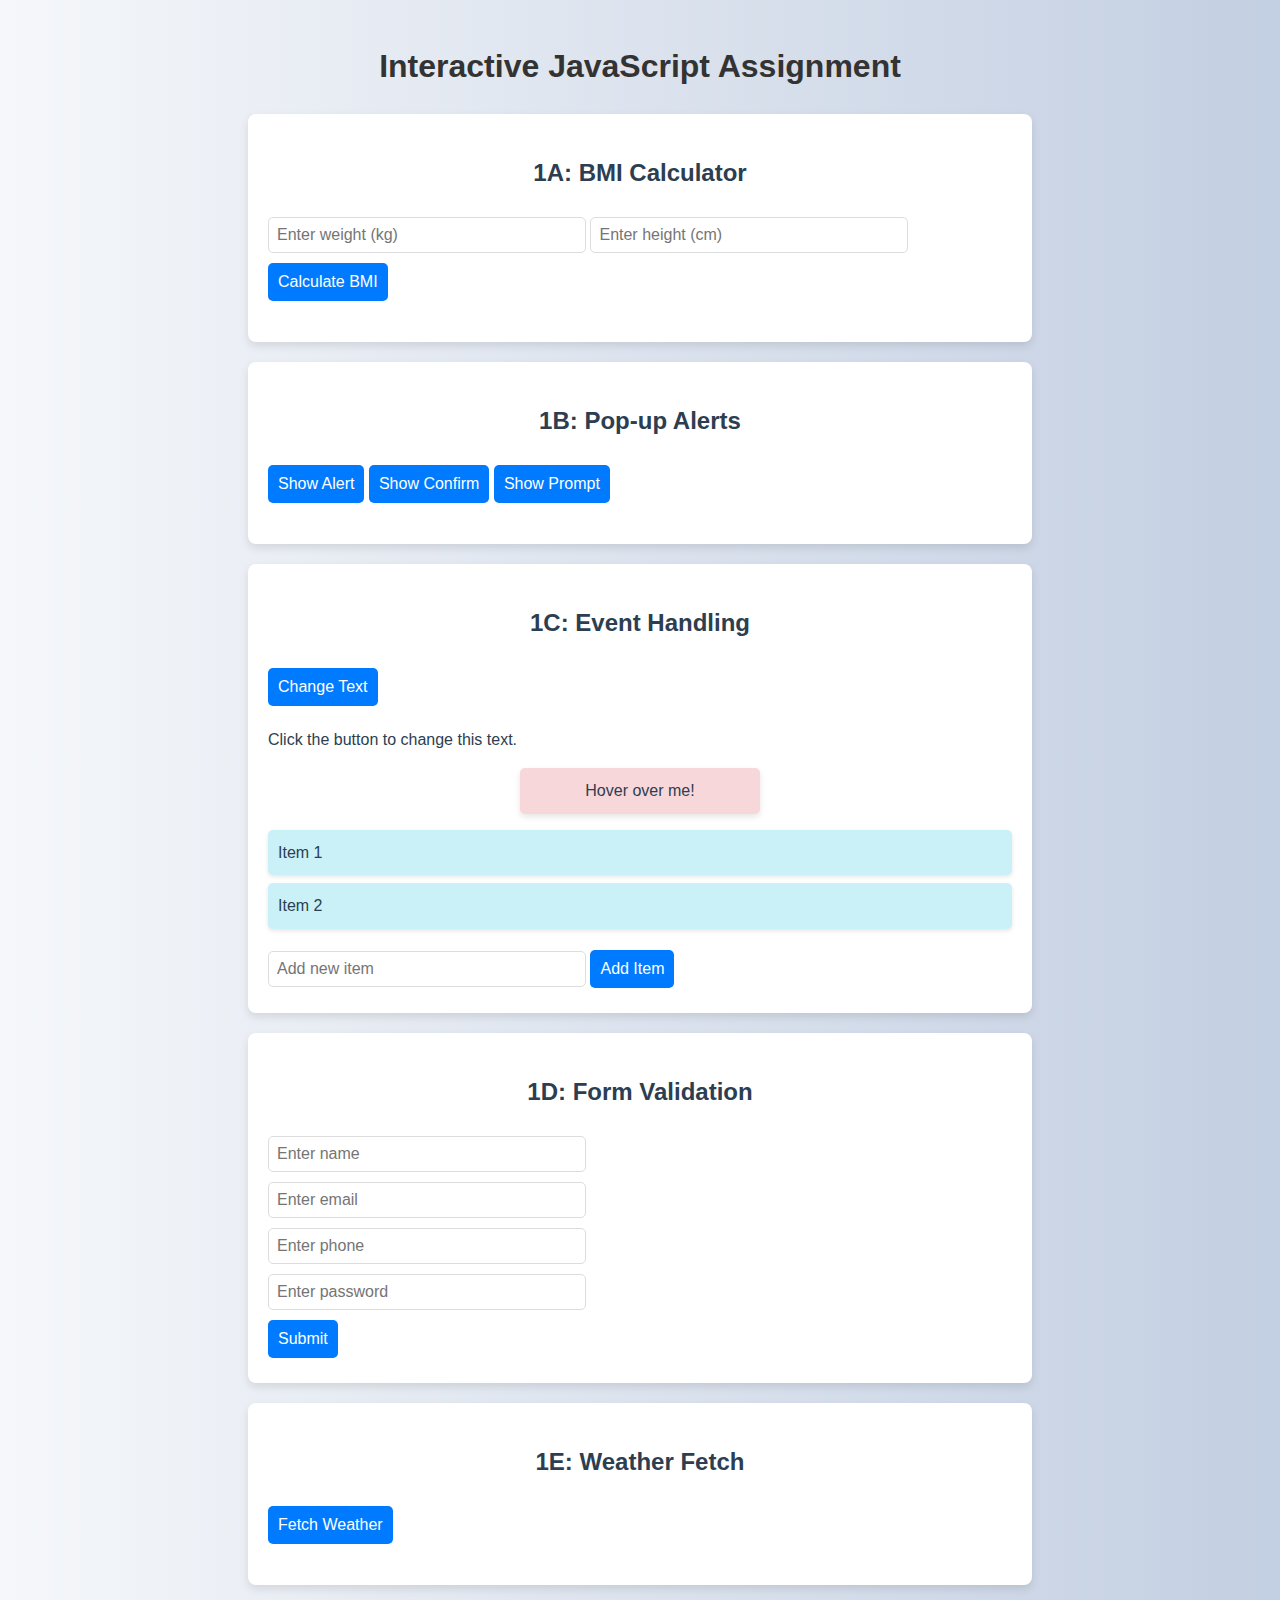
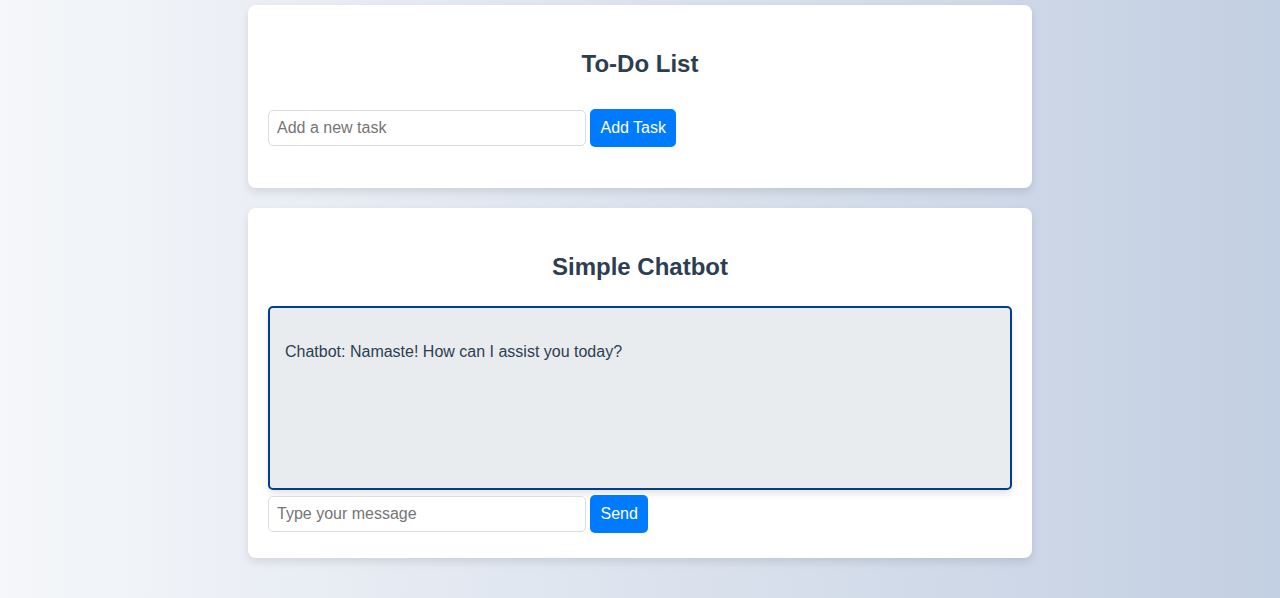
<file: Server Side Lab Assignment - 4/index.html>
<!DOCTYPE html>
<html lang="en">
<head>
    <meta charset="UTF-8">
    <meta name="viewport" content="width=device-width, initial-scale=1.0">
    <title>Interactive JavaScript Assignment</title>
    <link rel="stylesheet" href="styles.css">
    <style>
        body {
            font-family: Arial, sans-serif;
            background-color: #f4f4f4;
            margin: 0;
            padding: 20px;
        }
        h1 {
            text-align: center;
            color: #333;
        }
        section {
            background: white;
            padding: 20px;
            margin: 20px auto;
            width: 60%;
            border-radius: 8px;
            box-shadow: 0px 4px 8px rgba(0, 0, 0, 0.1);
        }
        button {
            background-color: #007BFF;
            color: white;
            padding: 10px;
            border: none;
            border-radius: 5px;
            cursor: pointer;
            margin: 5px 0;
        }
        button:hover {
            background-color: #0056b3;
        }
        input {
            padding: 8px;
            margin: 5px 0;
            width: 95%;
            border: 1px solid #ddd;
            border-radius: 5px;
        }
        #hoverDiv {
            margin-top: 10px;
            padding: 10px;
            background-color: #f8d7da;
            text-align: center;
            cursor: pointer;
            border-radius: 5px;
        }
        .error {
            color: red;
            font-size: 0.8em;
        }
        #chatbox {
            background-color: #e9ecef;
            padding: 15px;
            border-radius: 5px;
            min-height: 100px;
        }
    </style>
</head>
<body>
    <h1>Interactive JavaScript Assignment</h1>

    <section id="task1A">
        <h2>1A: BMI Calculator</h2>
        <input type="number" id="weight" placeholder="Enter weight (kg)">
        <input type="number" id="height" placeholder="Enter height (cm)">
        <button onclick="calculateBMI()">Calculate BMI</button>
        <p id="bmiResult"></p>
    </section>

    <section id="task1B">
        <h2>1B: Pop-up Alerts</h2>
        <button onclick="showAlert()">Show Alert</button>
        <button onclick="showConfirm()">Show Confirm</button>
        <button onclick="showPrompt()">Show Prompt</button>
        <p id="promptResult"></p>
    </section>

    <section id="task1C">
        <h2>1C: Event Handling</h2>
        <button onclick="changeText()">Change Text</button>
        <p id="changeableText">Click the button to change this text.</p>
        <div id="hoverDiv" onmouseover="hoverEffect(true)" onmouseout="hoverEffect(false)">
            Hover over me!
        </div>
        <ul id="dynamicList">
            <li>Item 1</li>
            <li>Item 2</li>
        </ul>
        <input type="text" id="newItem" placeholder="Add new item">
        <button onclick="addItem()">Add Item</button>
    </section>

    <section id="task1D">
        <h2>1D: Form Validation</h2>
        <form id="registrationForm" onsubmit="validateForm(event)">
            <input type="text" id="name" placeholder="Enter name">
            <span id="nameError" class="error"></span><br>
            <input type="email" id="email" placeholder="Enter email">
            <span id="emailError" class="error"></span><br>
            <input type="tel" id="phone" placeholder="Enter phone">
            <span id="phoneError" class="error"></span><br>
            <input type="password" id="password" placeholder="Enter password">
            <span id="passwordError" class="error"></span><br>
            <button type="submit">Submit</button>
        </form>
    </section>

    <section id="task1E">
        <h2>1E: Weather Fetch</h2>
        <button onclick="fetchWeather()">Fetch Weather</button>
        <p id="weatherResult"></p>
    </section>

    <section id="todoList">
        <h2>To-Do List</h2>
        <input type="text" id="todoInput" placeholder="Add a new task">
        <button onclick="addTodo()">Add Task</button>
        <ul id="todoItems"></ul>
    </section>

    <section id="chatbot">
        <h2>Simple Chatbot</h2>
        <div id="chatbox">
            <p>Chatbot: Namaste! How can I assist you today?</p>
        </div>
        <input type="text" id="chatInput" placeholder="Type your message">
        <button onclick="sendMessage()">Send</button>
    </section>

    <script src="script.js"></script>
</body>
</html>
</file>
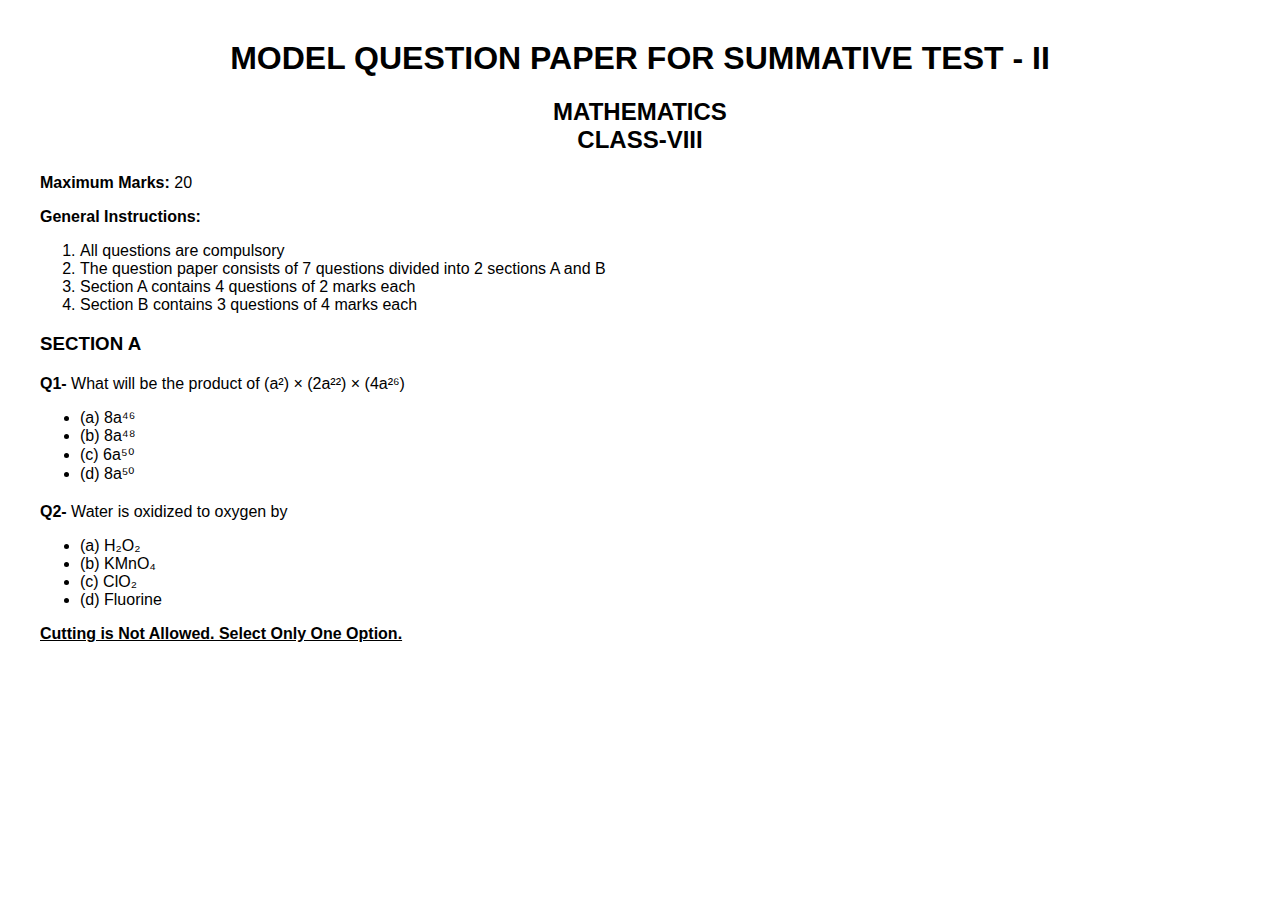
<file: Assignment-2/question-11.html>
<!DOCTYPE html>
<html lang="en">
<head>
    <meta charset="UTF-8">
    <meta name="viewport" content="width=device-width, initial-scale=1.0">
    <title>Model Question Paper</title>
    <style>
        body {
            font-family: Arial, sans-serif;
            margin: 40px;
        }
        h1, h2 {
            text-align: center;
        }
        .instructions {
            font-weight: bold;
        }
        .question {
            margin-top: 20px;
        }
    </style>
</head>
<body>

    <h1>MODEL QUESTION PAPER FOR SUMMATIVE TEST - II</h1>
    <h2>MATHEMATICS<br>CLASS-VIII</h2>

    <p><strong>Maximum Marks:</strong> 20</p>

    <p class="instructions"><strong>General Instructions:</strong></p>
    <ol>
        <li>All questions are compulsory</li>
        <li>The question paper consists of 7 questions divided into 2 sections A and B</li>
        <li>Section A contains 4 questions of 2 marks each</li>
        <li>Section B contains 3 questions of 4 marks each</li>
    </ol>

    <h3>SECTION A</h3>

    <div class="question">
        <p><strong>Q1-</strong> What will be the product of (a²) × (2a²²) × (4a²⁶)</p>
        <ul>
            <li>(a) 8a⁴⁶</li>
            <li>(b) 8a⁴⁸</li>
            <li>(c) 6a⁵⁰</li>
            <li>(d) 8a⁵⁰</li>
        </ul>
    </div>

    <div class="question">
        <p><strong>Q2-</strong> Water is oxidized to oxygen by</p>
        <ul>
            <li>(a) H₂O₂</li>
            <li>(b) KMnO₄</li>
            <li>(c) ClO₂</li>
            <li>(d) Fluorine</li>
        </ul>
    </div>

    <p><strong><u>Cutting is Not Allowed. Select Only One Option.</u></strong></p>

</body>
</html>
</file>
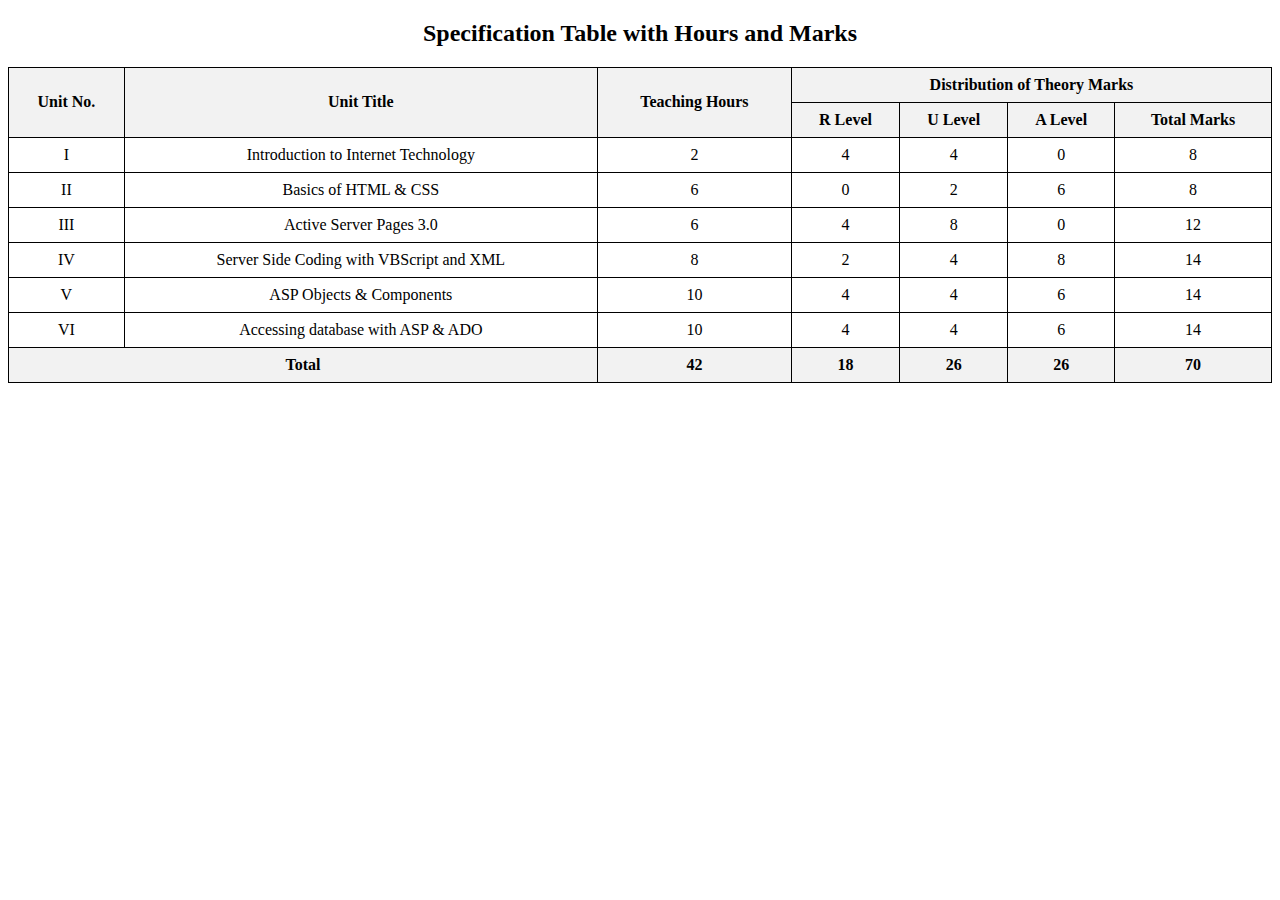
<file: Assignment-2/question-2.html>
<!DOCTYPE html>
<html>
<head>
    <title>Specification Table</title>
    <style>
        table {
            width: 100%;
            border-collapse: collapse;
            text-align: center;
        }
        th, td {
            border: 1px solid black;
            padding: 8px;
        }
        th {
            background-color: #f2f2f2;
        }
    </style>
</head>
<body>
    <h2 style="text-align: center;">Specification Table with Hours and Marks</h2>
    <table>
        <tr>
            <th rowspan="2">Unit No.</th>
            <th rowspan="2">Unit Title</th>
            <th rowspan="2">Teaching Hours</th>
            <th colspan="4">Distribution of Theory Marks</th>
        </tr>
        <tr>
            <th>R Level</th>
            <th>U Level</th>
            <th>A Level</th>
            <th>Total Marks</th>
        </tr>
        <tr>
            <td>I</td>
            <td>Introduction to Internet Technology</td>
            <td>2</td>
            <td>4</td>
            <td>4</td>
            <td>0</td>
            <td>8</td>
        </tr>
        <tr>
            <td>II</td>
            <td>Basics of HTML & CSS</td>
            <td>6</td>
            <td>0</td>
            <td>2</td>
            <td>6</td>
            <td>8</td>
        </tr>
        <tr>
            <td>III</td>
            <td>Active Server Pages 3.0</td>
            <td>6</td>
            <td>4</td>
            <td>8</td>
            <td>0</td>
            <td>12</td>
        </tr>
        <tr>
            <td>IV</td>
            <td>Server Side Coding with VBScript and XML</td>
            <td>8</td>
            <td>2</td>
            <td>4</td>
            <td>8</td>
            <td>14</td>
        </tr>
        <tr>
            <td>V</td>
            <td>ASP Objects & Components</td>
            <td>10</td>
            <td>4</td>
            <td>4</td>
            <td>6</td>
            <td>14</td>
        </tr>
        <tr>
            <td>VI</td>
            <td>Accessing database with ASP & ADO</td>
            <td>10</td>
            <td>4</td>
            <td>4</td>
            <td>6</td>
            <td>14</td>
        </tr>
        <tr>
            <th colspan="2">Total</th>
            <th>42</th>
            <th>18</th>
            <th>26</th>
            <th>26</th>
            <th>70</th>
        </tr>
    </table>
</body>
</html>
</file>
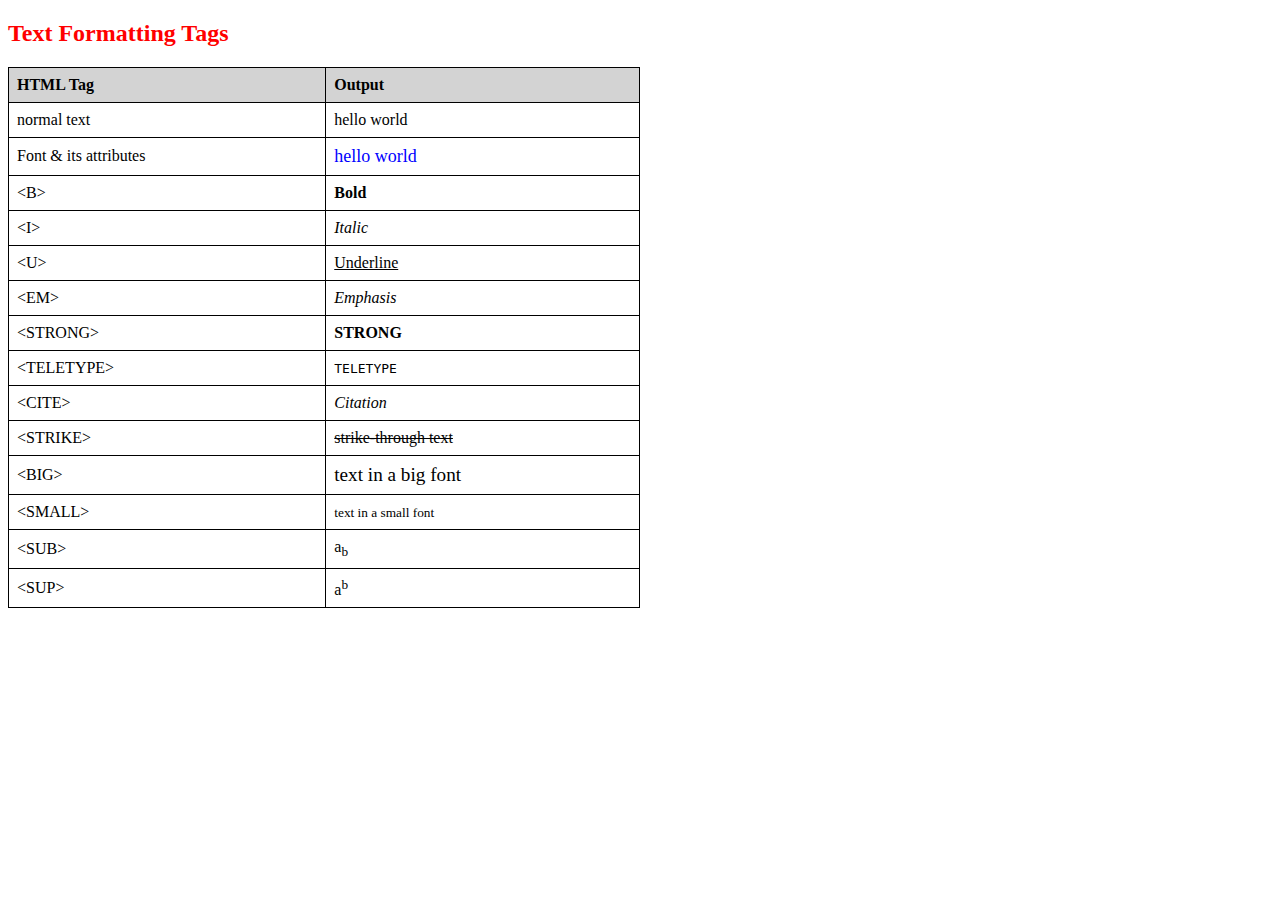
<file: Assignment-2/question-3.html>
<!DOCTYPE html>
<html>
<head>
    <title>Text Formatting Tags</title>
    <style>
        table {
            width: 50%;
            border-collapse: collapse;
        }
        th, td {
            border: 1px solid black;
            padding: 8px;
            text-align: left;
        }
        th {
            background-color: lightgray;
        }
        h2 {
            color: red;
        }
    </style>
</head>
<body>

    <h2>Text Formatting Tags</h2>

    <table>
        <tr>
            <th>HTML Tag</th>
            <th>Output</th>
        </tr>
        <tr>
            <td>normal text</td>
            <td>hello world</td>
        </tr>
        <tr>
            <td>Font & its attributes</td>
            <td><font color="blue" size="4">hello world</font></td>
        </tr>
        <tr>
            <td>&lt;B&gt;</td>
            <td><b>Bold</b></td>
        </tr>
        <tr>
            <td>&lt;I&gt;</td>
            <td><i>Italic</i></td>
        </tr>
        <tr>
            <td>&lt;U&gt;</td>
            <td><u>Underline</u></td>
        </tr>
        <tr>
            <td>&lt;EM&gt;</td>
            <td><em>Emphasis</em></td>
        </tr>
        <tr>
            <td>&lt;STRONG&gt;</td>
            <td><strong>STRONG</strong></td>
        </tr>
        <tr>
            <td>&lt;TELETYPE&gt;</td>
            <td><tt>TELETYPE</tt></td>
        </tr>
        <tr>
            <td>&lt;CITE&gt;</td>
            <td><cite>Citation</cite></td>
        </tr>
        <tr>
            <td>&lt;STRIKE&gt;</td>
            <td><strike>strike-through text</strike></td>
        </tr>
        <tr>
            <td>&lt;BIG&gt;</td>
            <td><big>text in a big font</big></td>
        </tr>
        <tr>
            <td>&lt;SMALL&gt;</td>
            <td><small>text in a small font</small></td>
        </tr>
        <tr>
            <td>&lt;SUB&gt;</td>
            <td>a<sub>b</sub></td>
        </tr>
        <tr>
            <td>&lt;SUP&gt;</td>
            <td>a<sup>b</sup></td>
        </tr>
    </table>

</body>
</html>
</file>
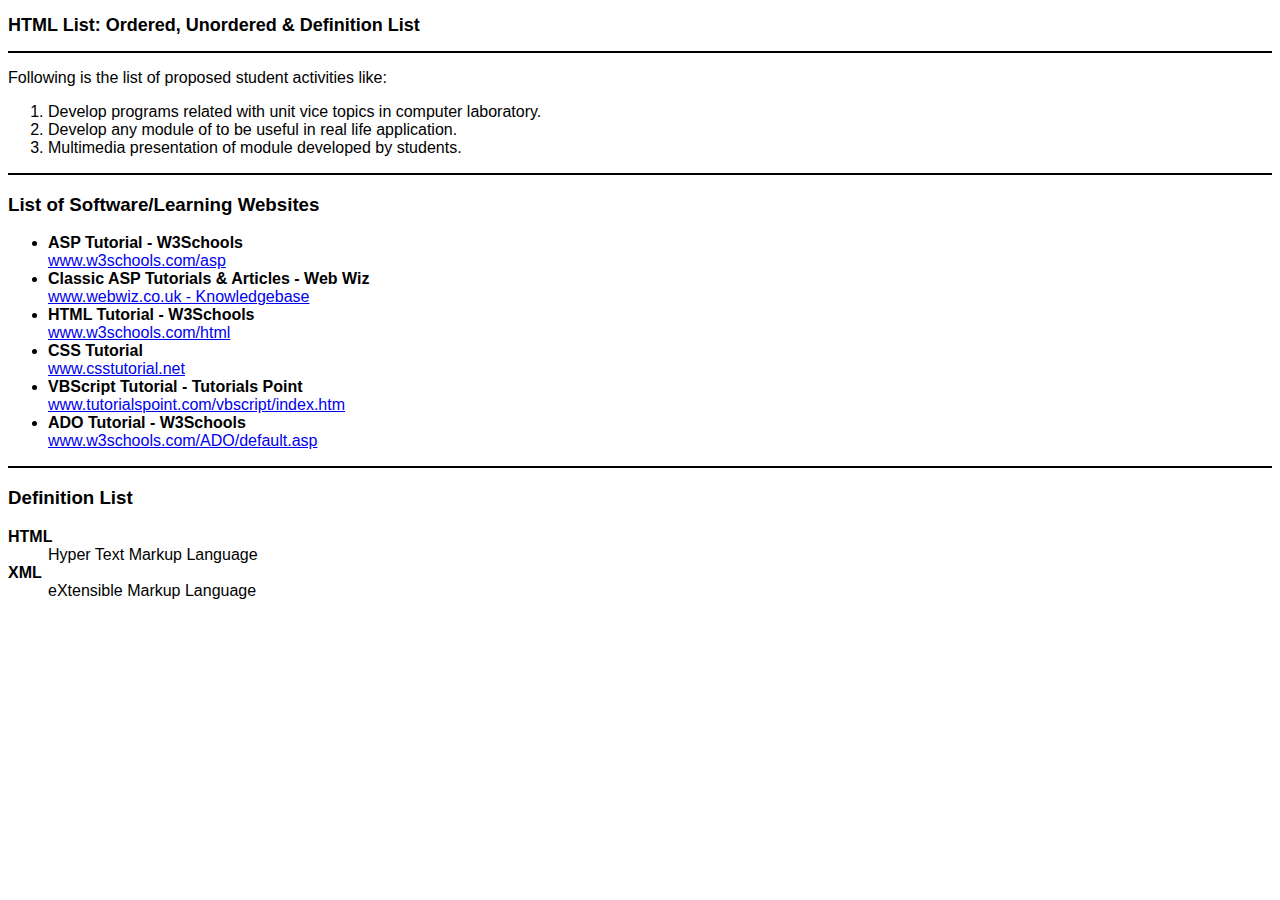
<file: Assignment-2/question-4.html>
<!DOCTYPE html>
<html>
<head>
    <title>HTML Lists</title>
    <style>
        body {
            font-family: Arial, sans-serif;
        }
        h2 {
            font-size: 18px;
            font-weight: bold;
        }
        hr {
            border: 1px solid black;
        }
    </style>
</head>
<body>

    <h2>HTML List: Ordered, Unordered & Definition List</h2>
    <hr>

    <p>Following is the list of proposed student activities like:</p>

    <!-- Ordered List -->
    <ol>
        <li>Develop programs related with unit vice topics in computer laboratory.</li>
        <li>Develop any module of to be useful in real life application.</li>
        <li>Multimedia presentation of module developed by students.</li>
    </ol>

    <hr>

    <h3>List of Software/Learning Websites</h3>

    <!-- Unordered List -->
    <ul>
        <li><b>ASP Tutorial - W3Schools</b> <br>
            <a href="https://www.w3schools.com/asp">www.w3schools.com/asp</a>
        </li>
        <li><b>Classic ASP Tutorials & Articles - Web Wiz</b> <br>
            <a href="https://www.webwiz.co.uk">www.webwiz.co.uk - Knowledgebase</a>
        </li>
        <li><b>HTML Tutorial - W3Schools</b> <br>
            <a href="https://www.w3schools.com/html">www.w3schools.com/html</a>
        </li>
        <li><b>CSS Tutorial</b> <br>
            <a href="https://www.csstutorial.net">www.csstutorial.net</a>
        </li>
        <li><b>VBScript Tutorial - Tutorials Point</b> <br>
            <a href="https://www.tutorialspoint.com/vbscript/index.htm">www.tutorialspoint.com/vbscript/index.htm</a>
        </li>
        <li><b>ADO Tutorial - W3Schools</b> <br>
            <a href="https://www.w3schools.com/ADO/default.asp">www.w3schools.com/ADO/default.asp</a>
        </li>
    </ul>

    <hr>

    <h3>Definition List</h3>

    <!-- Definition List -->
    <dl>
        <dt><b>HTML</b></dt>
        <dd>Hyper Text Markup Language</dd>

        <dt><b>XML</b></dt>
        <dd>eXtensible Markup Language</dd>
    </dl>

</body>
</html>
</file>
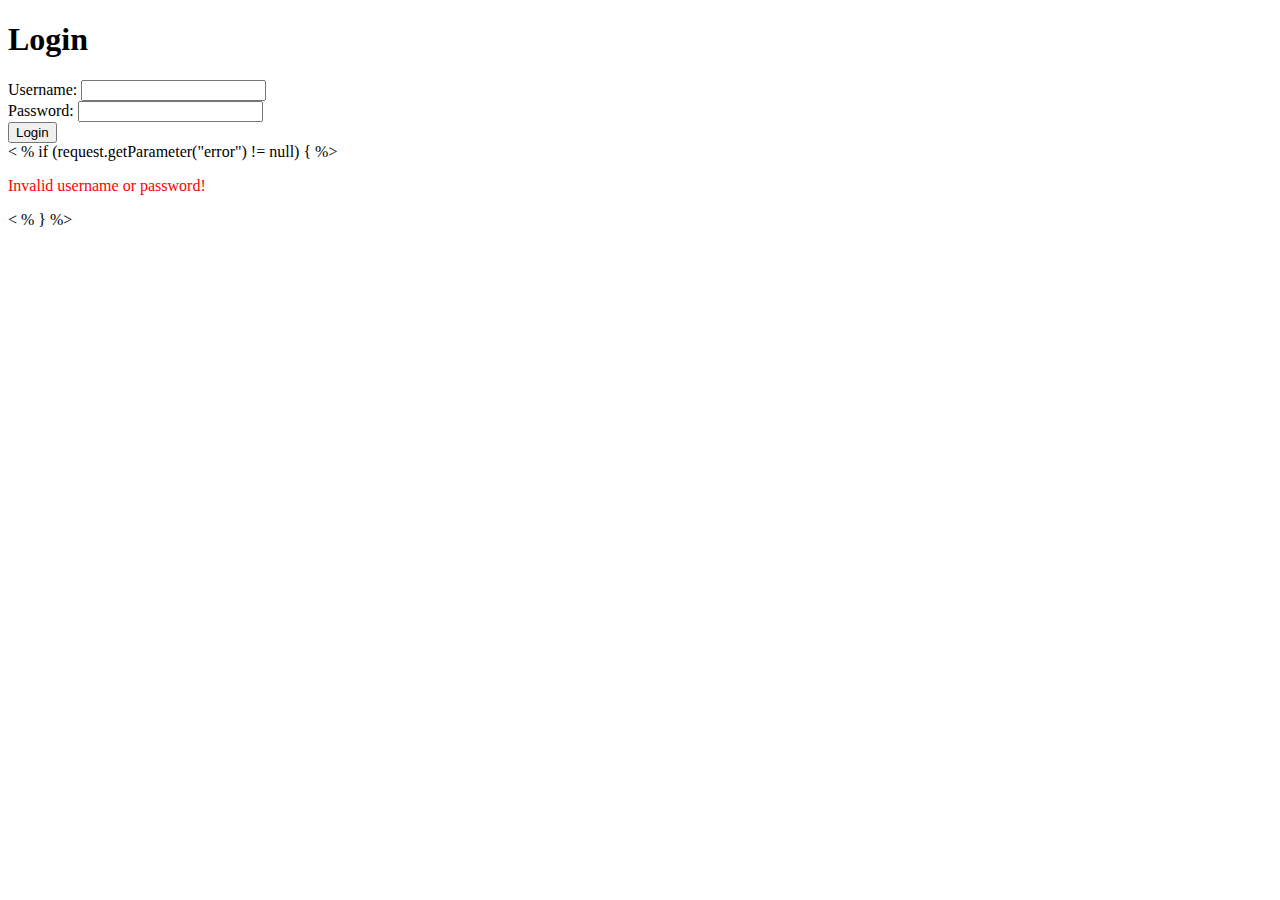
<file: Server Side Assignment - 5/login.html>
<!DOCTYPE html>
<html>
<head>
    <title>Login Page</title>
</head>
<body>
    <h1>Login</h1>
    <form action="login" method="post">
        Username: <input type="text" name="username"><br>
        Password: <input type="password" name="password"><br>
        <input type="submit" value="Login">
    </form>
    < % if (request.getParameter("error") != null) { %>
        <p style="color:red;">Invalid username or password!</p>
    < % } %>
</body>
</html>
</file>
<file: Server Side Lab Assignment - 4/styles.css>
/* General Styling */
body {
    font-family: 'Poppins', sans-serif;
    margin: 20px;
    background: linear-gradient(to right, #f5f7fa, #c3cfe2);
    color: #2c3e50;
    line-height: 1.6;
}

/* Headings */
h1, h2 {
    color: #2c3e50;
    font-weight: 700;
    text-align: center;
}

/* Section Styling */
section {
    margin-bottom: 30px;
    padding: 20px;
    background: white;
    border-radius: 10px;
    box-shadow: 0 4px 10px rgba(0, 0, 0, 0.15);
    transition: transform 0.3s ease-in-out, box-shadow 0.3s;
}
section:hover {
    transform: translateY(-5px);
    box-shadow: 0 6px 12px rgba(0, 0, 0, 0.2);
}

/* Button Styling */
button {
    padding: 12px 18px;
    margin: 5px;
    border: none;
    border-radius: 5px;
    background: #0077b6;
    color: white;
    font-size: 16px;
    cursor: pointer;
    transition: background 0.3s, transform 0.2s;
}
button:hover {
    background: #023e8a;
    transform: scale(1.05);
}
button:active {
    transform: scale(0.95);
}

/* Input Fields */
input {
    padding: 10px;
    margin: 5px;
    width: 100%;
    max-width: 300px;
    border: 2px solid #bbb;
    border-radius: 5px;
    font-size: 16px;
    transition: border 0.3s, box-shadow 0.3s;
}
input:focus {
    border-color: #0077b6;
    outline: none;
    box-shadow: 0 0 8px rgba(0, 119, 182, 0.4);
}

/* Error Messages */
.error {
    color: #e63946;
    font-size: 0.9em;
    font-weight: bold;
    margin-top: 5px;
}

/* Hoverable Box */
#hoverDiv {
    width: 220px;
    padding: 20px;
    background: #f0f0f0;
    text-align: center;
    margin: 10px auto;
    border-radius: 8px;
    box-shadow: 0 3px 6px rgba(0, 0, 0, 0.1);
    transition: background 0.3s, transform 0.3s;
}
#hoverDiv:hover {
    background: #ff6b6b;
    color: white;
    transform: scale(1.1);
}

/* Dynamic List */
#dynamicList {
    list-style-type: none;
    padding: 0;
}
#dynamicList li {
    padding: 10px;
    background: #caf0f8;
    margin: 8px 0;
    border-radius: 5px;
    box-shadow: 0 2px 4px rgba(0, 0, 0, 0.1);
    transition: background 0.3s, transform 0.2s;
}
#dynamicList li:hover {
    background: #0077b6;
    color: white;
    transform: scale(1.05);
}

/* Chatbox */
#chatbox {
    height: 150px;
    border: 2px solid #023e8a;
    padding: 10px;
    border-radius: 5px;
    overflow-y: auto;
    background: white;
    box-shadow: 0 4px 6px rgba(0, 0, 0, 0.1);
}
</file>
